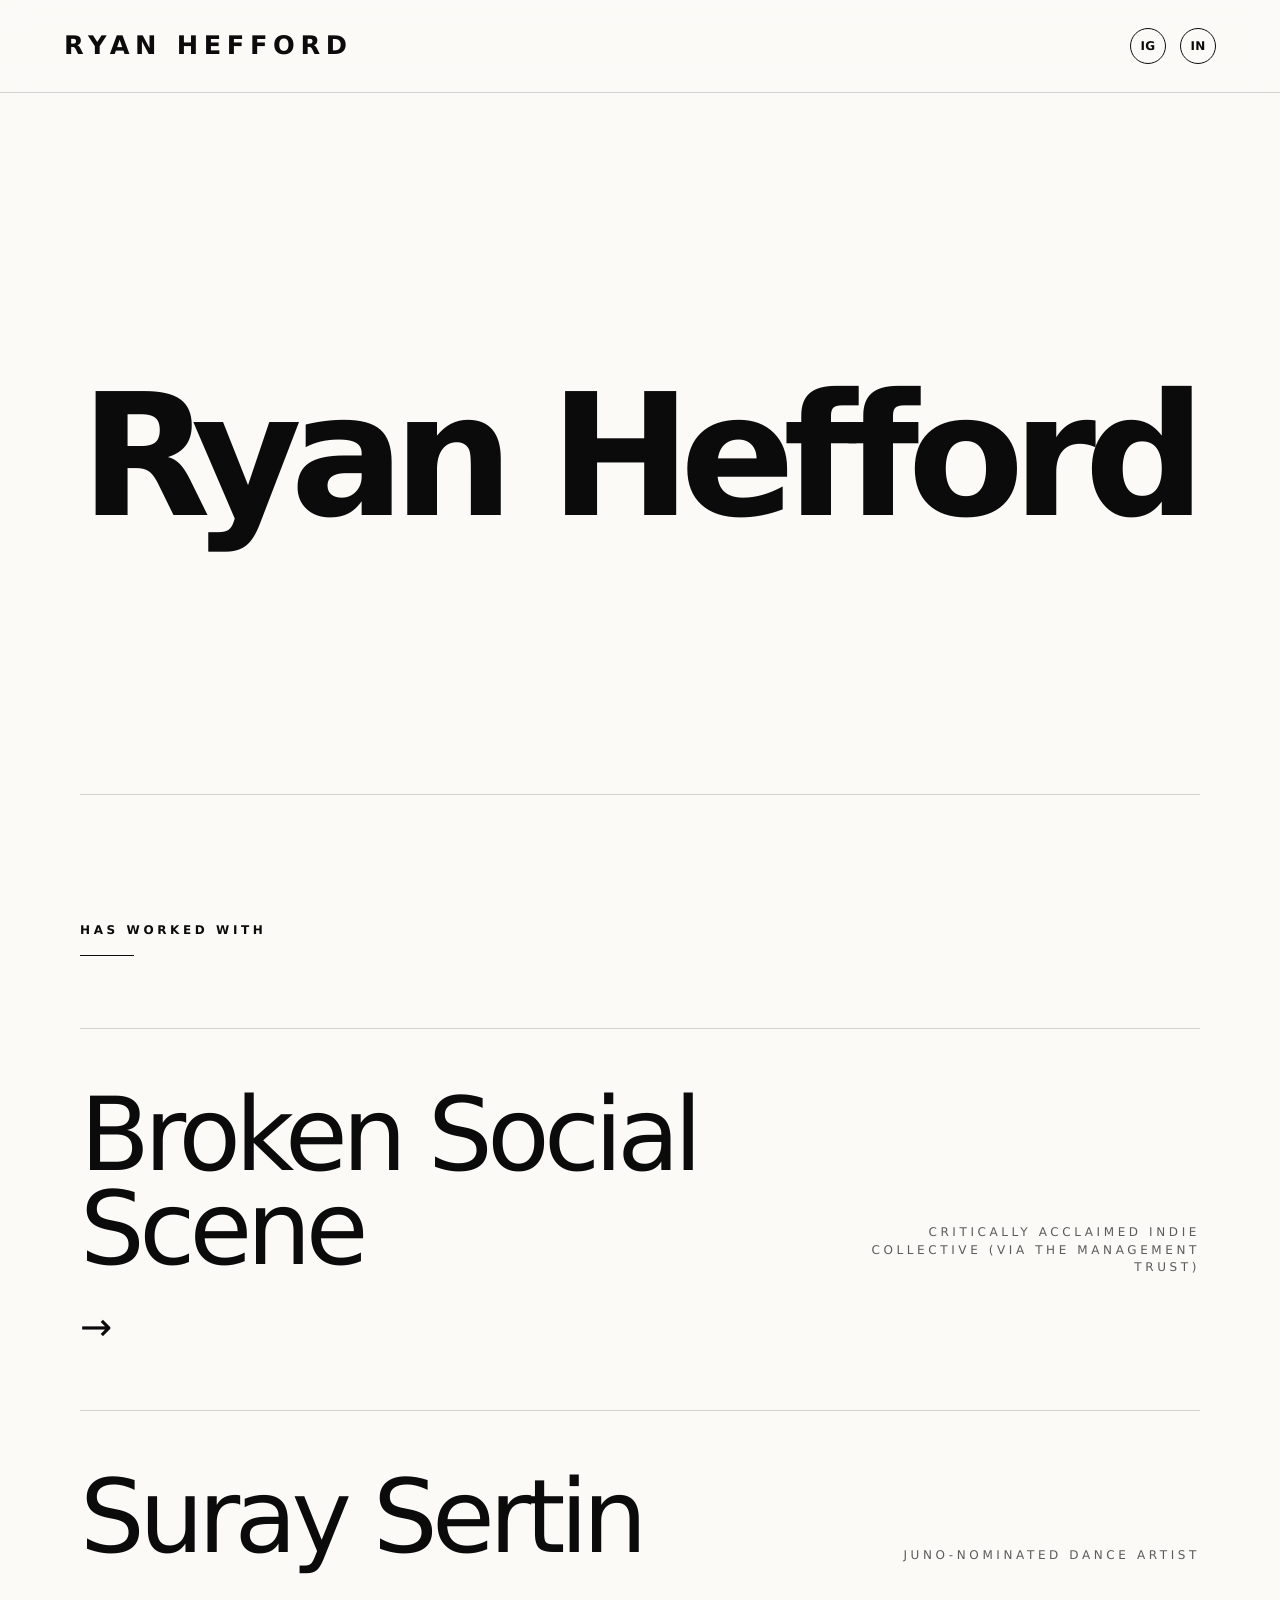
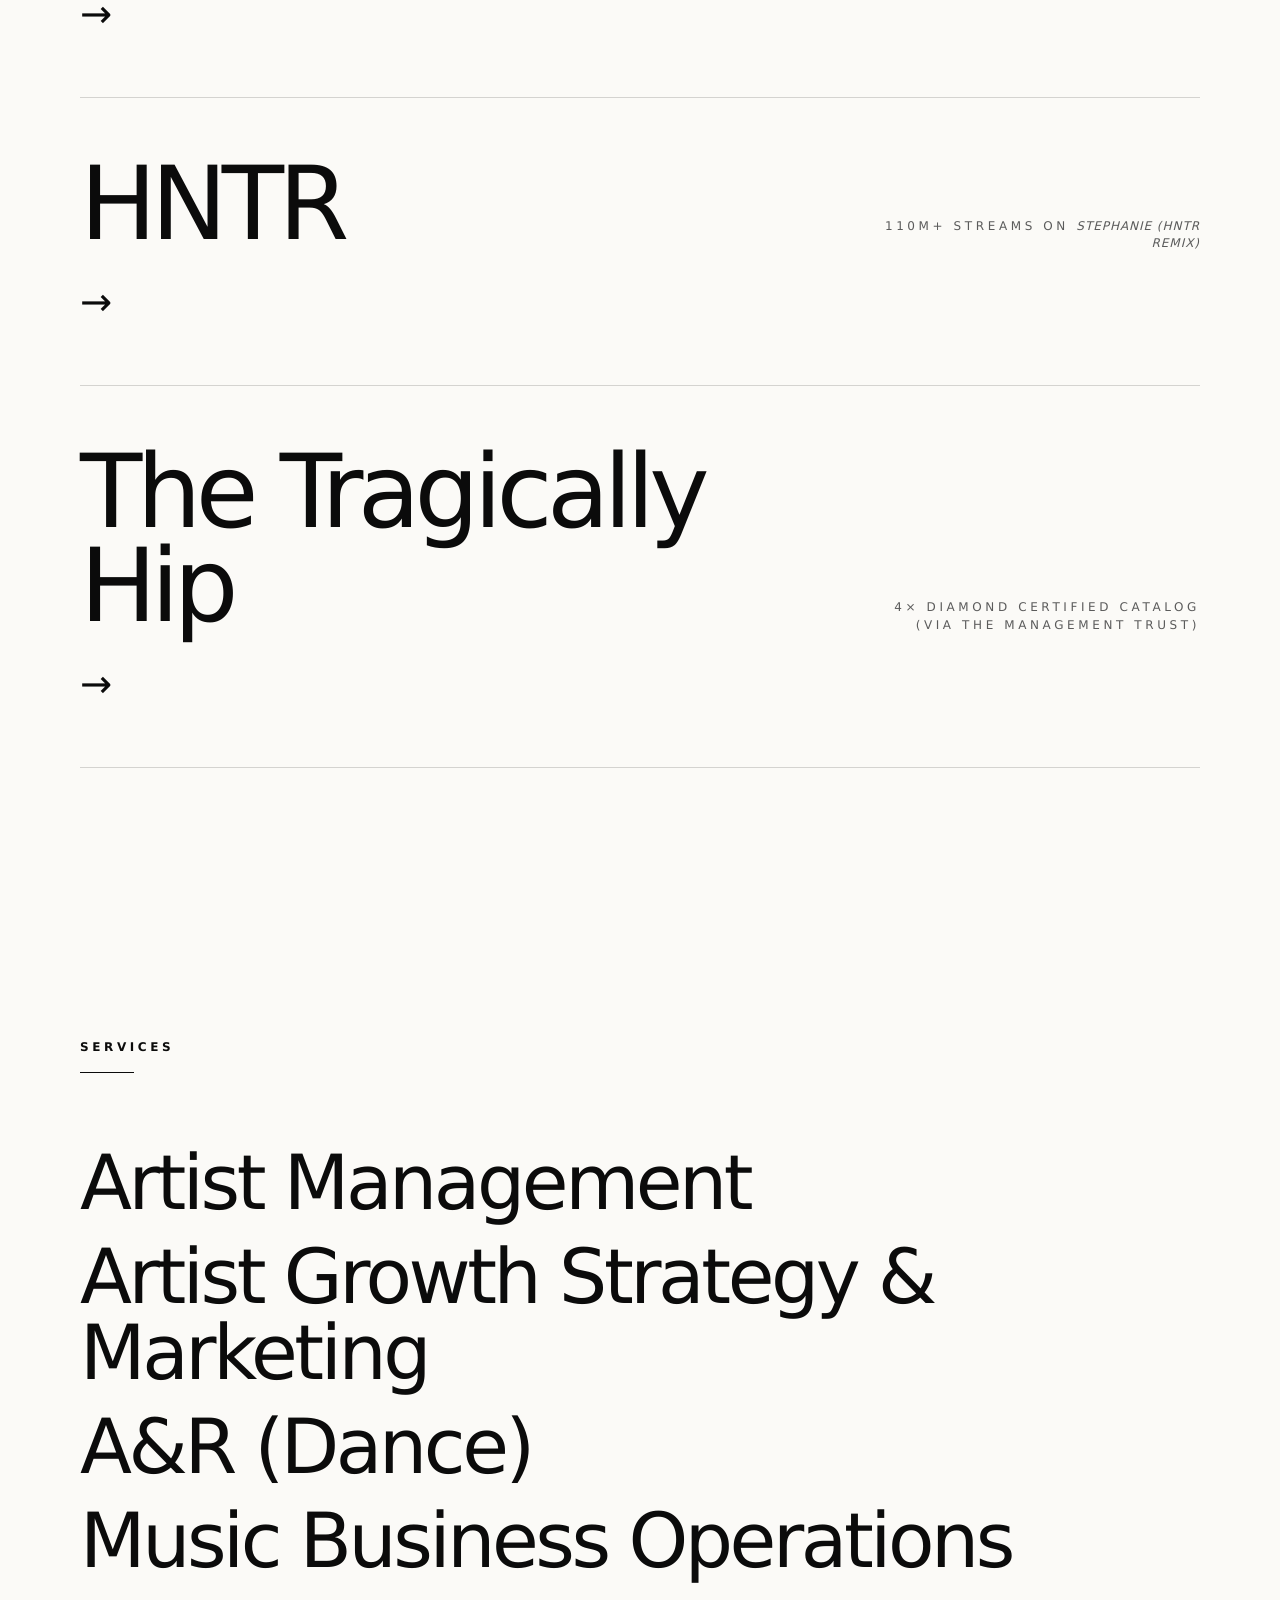
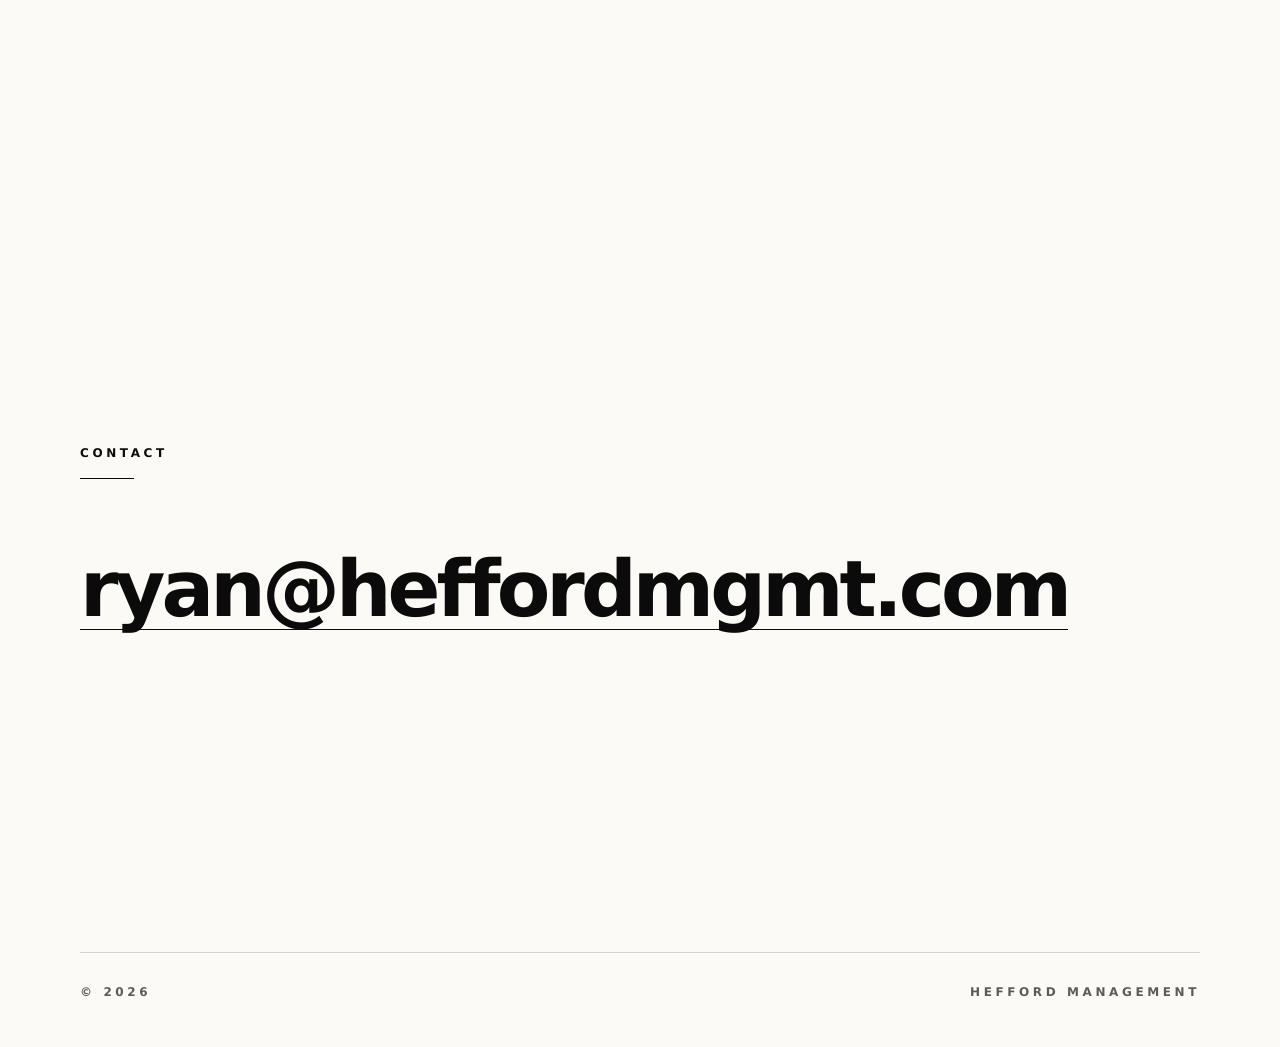
<file: index.html>
<!doctype html>
<html lang="en">
<head>
  <meta charset="utf-8" />
  <meta name="viewport" content="width=device-width, initial-scale=1" />
  <title>Ryan Hefford</title>
  <meta name="description" content="Ryan Hefford — artist management, artist operations, A&R, music business operations, grant writing, and talent buying." />

  <link rel="preconnect" href="https://fonts.googleapis.com">
  <link rel="preconnect" href="https://fonts.gstatic.com" crossorigin>

  <!-- Inter only -->
  <link href="https://fonts.googleapis.com/css2?family=Inter:wght@400;500;600;700;800&display=swap" rel="stylesheet">

  <link rel="stylesheet" href="style.css" />
</head>

<body>

  <header class="site-header" aria-label="Site header">
    <a class="brand" href="#top" aria-label="Ryan Hefford home">Ryan Hefford</a>

    <nav class="social-nav" aria-label="Social links">
      <a href="https://www.instagram.com/ryanjhefford" target="_blank" rel="noopener noreferrer" aria-label="Instagram">
        <span>IG</span>
      </a>

      <a href="https://www.linkedin.com/in/ryanhefford/" target="_blank" rel="noopener noreferrer" aria-label="LinkedIn">
        <span>IN</span>
      </a>
    </nav>
  </header>

  <main id="top">

    <section class="hero section reveal">
      <h1>Ryan Hefford</h1>
    </section>

    <section class="section work reveal" aria-labelledby="selected-work">

      <div class="section-label">
        <h2 id="selected-work">Has Worked With</h2>
      </div>

      <div class="work-list">

        <a class="work-item"
          href="https://open.spotify.com/artist/7lOJ7WXyopaxri0dbOiZkd"
          target="_blank"
          rel="noopener noreferrer">

          <span class="work-name">Broken Social Scene</span>
          <span class="work-detail">Critically acclaimed indie collective (via The Management Trust)</span>

        </a>

        <a class="work-item"
          href="https://open.spotify.com/artist/4Fne9Gai1GmN22jvAENRtP"
          target="_blank"
          rel="noopener noreferrer">

          <span class="work-name">Suray Sertin</span>
          <span class="work-detail">JUNO-nominated dance artist</span>

        </a>

        <a class="work-item"
          href="https://open.spotify.com/artist/3R0yz9xgTmCOLQMPcJ6MuU?si=5qFxZiW8T4iI9PD1Gva62Q"
          target="_blank"
          rel="noopener noreferrer">

          <span class="work-name">HNTR</span>
          <span class="work-detail">110M+ streams on <em>Stephanie (HNTR Remix)</em></span>

        </a>

        <a class="work-item"
          href="https://open.spotify.com/artist/0YMeriqrS3zgsX24nfY0F0?si=uu0THpegSk-pJtEGR_F5XQ"
          target="_blank"
          rel="noopener noreferrer">

          <span class="work-name">The Tragically Hip</span>
          <span class="work-detail">4× Diamond Certified Catalog (via The Management Trust)</span>

        </a>

      </div>

    </section>

    <section class="section services reveal" aria-labelledby="services">

      <div class="section-label">
        <h2 id="services">Services</h2>
      </div>

      <ul class="service-list">
        <li>Artist Management</li>
        <li>Artist Growth Strategy & Marketing</li>
        <li>A&amp;R (Dance)</li>
        <li>Music Business Operations</li>
      </ul>

    </section>

    <section class="section contact reveal" aria-labelledby="contact">

      <div class="section-label">
        <h2 id="contact">Contact</h2>
      </div>

      <a class="email" href="mailto:ryan@heffordmgmt.com">
        ryan@heffordmgmt.com
      </a>

    </section>

  </main>

  <footer class="site-footer">
    <span>© 2026</span>
    <span>Hefford Management</span>
  </footer>

  <script src="script.js"></script>

</body>
</html>
</file>
<file: style.css>
:root {
  --bg: #fbfaf7;
  --text: #0b0b0b;
  --muted: #5b5b5b;
  --line: rgba(11, 11, 11, 0.16);
  --max: 1120px;
}

* {
  box-sizing: border-box;
}

html {
  scroll-behavior: smooth;
}

body {
  margin: 0;
  background: var(--bg);
  color: var(--text);
  font-family: "Manrope", system-ui, -apple-system, BlinkMacSystemFont, "Segoe UI", sans-serif;
  -webkit-font-smoothing: antialiased;
  text-rendering: geometricPrecision;
}

a {
  color: inherit;
  text-decoration: none;
}

.site-header {
  position: sticky;
  top: 0;
  z-index: 10;
  display: flex;
  align-items: center;
  justify-content: space-between;
  width: 100%;
  padding: 28px clamp(20px, 5vw, 72px);
  background: color-mix(in srgb, var(--bg) 88%, transparent);
  backdrop-filter: blur(12px);
  border-bottom: 1px solid var(--line);
}

.brand {
  font-size: clamp(18px, 2vw, 26px);
  font-weight: 700;
  letter-spacing: 0.22em;
  text-transform: uppercase;
}

.social-nav {
  display: flex;
  gap: 14px;
  align-items: center;
}

.social-nav a {
  display: grid;
  place-items: center;
  width: 36px;
  height: 36px;
  border: 1px solid var(--text);
  border-radius: 999px;
  font-size: 12px;
  font-weight: 600;
  letter-spacing: .03em;
  transition: .2s ease;
}

.social-nav a:hover {
  background: var(--text);
  color: var(--bg);
  transform: translateY(-2px);
}

main {
  width: min(var(--max), calc(100% - 40px));
  margin: 0 auto;
}

.section {
  min-height: 92vh;
  display: grid;
  align-content: center;
  padding: clamp(72px, 10vw, 150px) 0;
}

.hero {
  min-height: 78vh;
  border-bottom: 1px solid var(--line);
}

.eyebrow,
.section-label h2,
.work-detail,
.site-footer {
  font-size: 12px;
  font-weight: 600;
  letter-spacing: .30em;
  text-transform: uppercase;
}

.eyebrow,
.intro,
.work-detail,
.site-footer {
  color: var(--muted);
}

h1 {
  margin: 28px 0 0;
  font-size: clamp(68px, 14vw, 170px);
  line-height: .9;
  letter-spacing: -.07em;
  font-weight: 700;
}

.intro {
  margin-top: 36px;
  font-size: clamp(18px,2.2vw,28px);
}

.section-label {
  margin-bottom: clamp(36px,6vw,72px);
}

.section-label h2 {
  margin: 0;
}

.section-label::after {
  content:"";
  display:block;
  width:54px;
  height:1px;
  background:var(--text);
  margin-top:18px;
}

.work-list {
  border-top:1px solid var(--line);
}

.work-item {
  position:relative;
  display:grid;
  grid-template-columns:1fr auto;
  gap:28px;
  align-items:end;
  padding:clamp(34px,5vw,60px) 0;
  border-bottom:1px solid var(--line);
}

.work-item::after {
  content:"→";
  font-size:clamp(22px,3vw,40px);
  transition:.2s ease;
}

.work-item:hover::after {
  transform:translateX(8px);
}

.work-name {
  font-size:clamp(46px,8vw,102px);
  line-height:.92;
  letter-spacing:-.055em;
  font-weight:500;
}

.work-detail {
  max-width:330px;
  text-align:right;
  line-height:1.45;
  font-weight:400;
}

.work-detail em {
  font-style:italic;
  letter-spacing:.08em;
}

.service-list {
  list-style:none;
  margin:0;
  padding:0;
  display:grid;
  gap:18px;
  font-size:clamp(34px,6vw,76px);
  line-height:1;
  letter-spacing:-.045em;
  font-weight:500;
}

.email {
  display:inline-block;
  width:fit-content;
  font-size:clamp(36px,7vw,78px);
  line-height:1;
  letter-spacing:-.05em;
  font-weight:600;
  border-bottom:1px solid currentColor;
}

.site-footer {
  width:min(var(--max), calc(100% - 40px));
  margin:0 auto;
  padding:32px 0 48px;
  display:flex;
  justify-content:space-between;
  border-top:1px solid var(--line);
}

.reveal {
  opacity:0;
  transform:translateY(24px);
  transition:opacity .7s ease, transform .7s ease;
}

.reveal.visible {
  opacity:1;
  transform:translateY(0);
}

@media (max-width:760px){

.site-header{
padding:22px 18px;
}

.brand{
font-size:15px;
}

.social-nav a{
width:32px;
height:32px;
font-size:10px;
}

main,
.site-footer{
width:min(100% - 32px,var(--max));
}

.section,
.hero{
min-height:auto;
padding:88px 0;
}

h1{
font-size:clamp(56px,18vw,96px);
}

.work-item{
grid-template-columns:1fr 22px;
gap:14px;
align-items:center;
}

.work-name{
font-size:clamp(36px,13vw,60px);
}

.work-detail{
grid-column:1 / -1;
text-align:left;
max-width:100%;
font-size:11px;
}

.work-item::after{
grid-column:2;
grid-row:1;
font-size:26px;
}

.service-list{
font-size:clamp(32px,10vw,54px);
}

.email{
font-size:clamp(30px,9vw,46px);
}

.site-footer{
flex-direction:column;
gap:18px;
}

}
</file>
